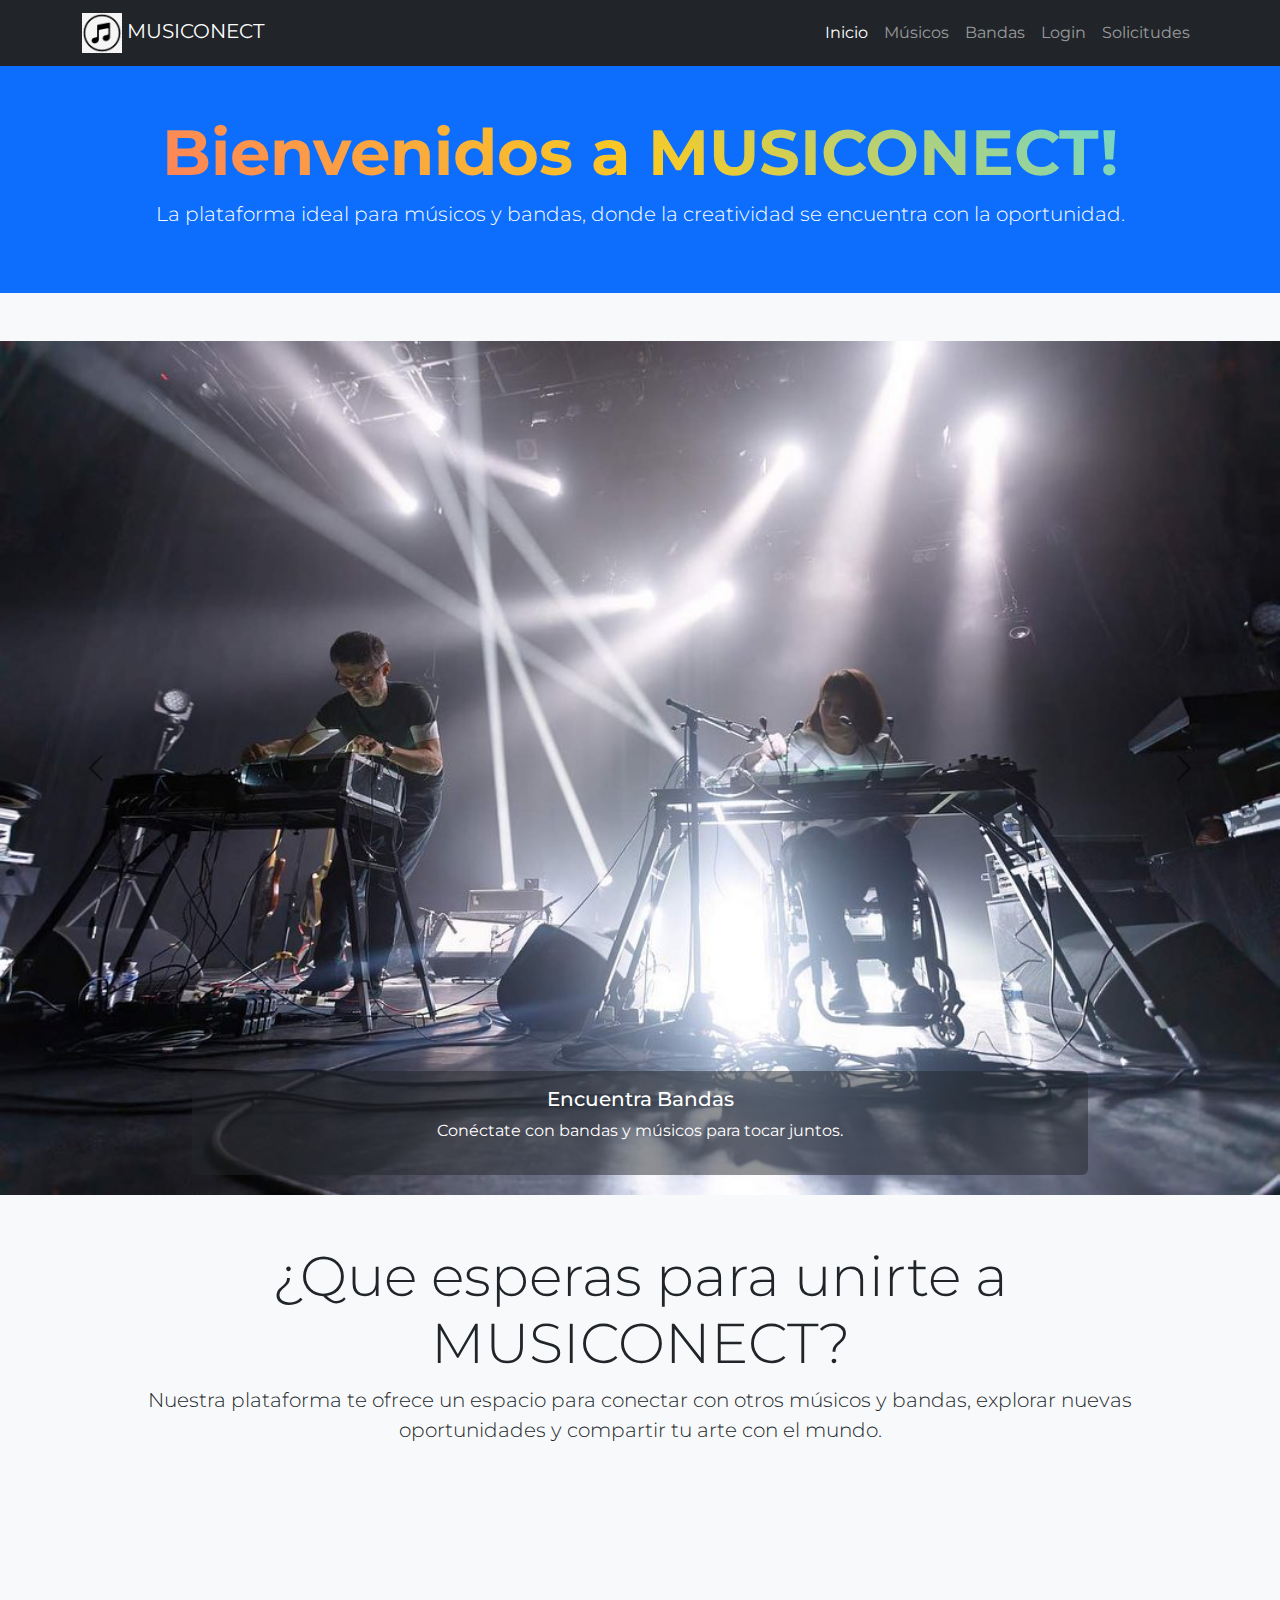
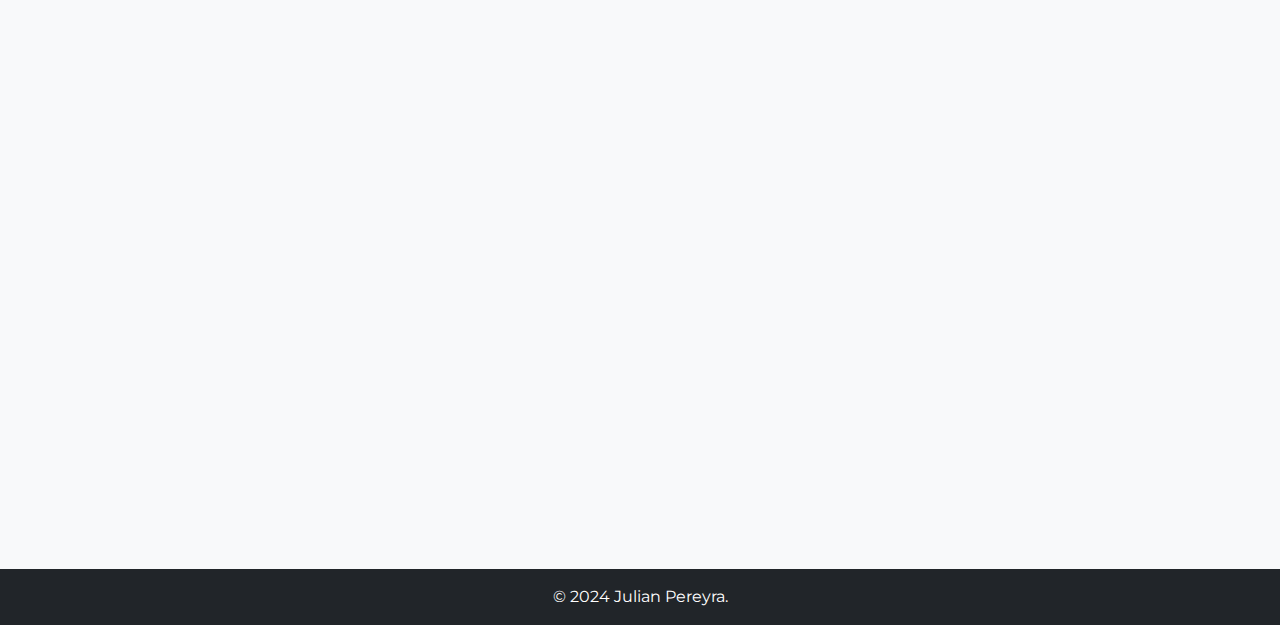
<file: index.html>
<!DOCTYPE html>
<html lang="es">
<head>
    <meta charset="UTF-8">
    <meta name="viewport" content="width=device-width, initial-scale=1.0">
    <title>Inicio</title>
  
    <link href="https://cdn.jsdelivr.net/npm/bootstrap@5.3.0/dist/css/bootstrap.min.css" rel="stylesheet">
    <link href="https://fonts.googleapis.com/css2?family=Montserrat:wght@400;700&display=swap" rel="stylesheet">
    <link href="css/style.css" rel="stylesheet">

    <meta name="descripción=" content="La plataforma ideal para músicos y bandas, encuentra con quien compartir tu musica o sumarte a ella en MUSICON, la web que llego para cambiar tu vida.">
    
    <meta name="keywords" content="MÚSICA, ARTISTAS, CREADOR DE CONTENIDO, BANDAS, INSTRUMENTOS MUSICALES, DISCOS, DISTRIBUCION DE MUSICA.">

</head>

<body>
    <nav class="navbar navbar-expand-lg navbar-dark bg-dark">
        <div class="container">
            <a class="navbar-brand" href="#">
                <img src="multimedia/logo1.png" alt="MUSICONECT Logo" style="height: 40px; background-color: transparent;">
                MUSICONECT
            </a>
            <button class="navbar-toggler" type="button" data-bs-toggle="collapse" data-bs-target="#navbarNav" aria-controls="navbarNav" aria-expanded="false" aria-label="Toggle navigation">
                <span class="navbar-toggler-icon"></span>
            </button>
            <div class="collapse navbar-collapse" id="navbarNav">
                <ul class="navbar-nav ms-auto">
                    <li class="nav-item">
                        <a class="nav-link active" href="index.html">Inicio</a>
                    </li>
                    <li class="nav-item">
                        <a class="nav-link" href="html/musicos.html">Músicos</a>
                    </li>
                    <li class="nav-item">
                        <a class="nav-link" href="html/bandas.html">Bandas</a>
                    </li>
                    <li class="nav-item">
                        <a class="nav-link" href="html/login.html">Login</a>
                    </li>
                    <li class="nav-item">
                        <a class="nav-link" href="html/solicitudes.html">Solicitudes</a>
                    </li>
                </ul>
            </div>
        </div>
    </nav>

    <header class="bg-primary text-white text-center py-5">
        <h1 class="display-3 fw-bold gradiente-texto fade-in">Bienvenidos a MUSICONECT!</h1>
        <p class="lead">La plataforma ideal para músicos y bandas, donde la creatividad se encuentra con la oportunidad.</p>
    </header>

    <div id="carruselInformativo" class="carousel slide my-5" data-bs-ride="carousel">
        <div class="carousel-inner">
            <div class="carousel-item active">
                <img src="multimedia/concierto1.jpg" class="d-block w-100" alt="Descubre Bandas">
                <div class="carousel-caption d-none d-md-block bg-dark bg-opacity-50 p-3 rounded">
                    <h5>Encuentra Bandas</h5>
                    <p>Conéctate con bandas y músicos para tocar juntos.</p>
                </div>
            </div>
            <div class="carousel-item">
                <img src="multimedia/concierto2.jpg" class="d-block w-100" alt="Muestra Tu Música">
                <div class="carousel-caption d-none d-md-block bg-dark bg-opacity-50 p-3 rounded">
                    <h5>Muestra Tu Música</h5>
                    <p>Publica tu música y hazte conocer en nuestra plataforma.</p>
                </div>
            </div>
            <div class="carousel-item">
                <img src="multimedia/concierto3.jpg" class="d-block w-100" alt="Próximos Eventos">
                <div class="carousel-caption d-none d-md-block bg-dark bg-opacity-50 p-3 rounded">
                    <h5>Próximos Eventos</h5>
                    <p>Consulta las fechas de los próximos eventos y compra entradas.</p>
                </div>
            </div>
        </div>
        <button class="carousel-control-prev" type="button" data-bs-target="#carruselInformativo" data-bs-slide="prev">
            <span class="carousel-control-prev-icon" aria-hidden="true"></span>
            <span class="visually-hidden">Anterior</span>
        </button>
        <button class="carousel-control-next" type="button" data-bs-target="#carruselInformativo" data-bs-slide="next">
            <span class="carousel-control-next-icon" aria-hidden="true"></span>
            <span class="visually-hidden">Siguiente</span>
        </button>
    </div>

    <div class="container my-5">
        <section class="text-center mb-5">
            <h2 class="display-4">¿Que esperas para unirte a MUSICONECT?</h2>
            <p class="lead">Nuestra plataforma te ofrece un espacio para conectar con otros músicos y bandas, explorar nuevas oportunidades y compartir tu arte con el mundo.</p>
        </section>
        
        <div class="ratio ratio-16x9">
            <iframe src="https://www.youtube.com/embed/ZEL4kd3-wLA?si=4kJoHD3OuW-ReyeH" title="Video de YouTube" frameborder="0" allow="accelerometer; autoplay; clipboard-write; encrypted-media; gyroscope; picture-in-picture; web-share" allowfullscreen></iframe>
        </div>
    </div>

    <footer class="bg-dark text-white text-center p-3">
        &copy; 2024 Julian Pereyra. 
    </footer>

    <script src="https://cdn.jsdelivr.net/npm/bootstrap@5.3.0/dist/js/bootstrap.bundle.min.js"></script>
</body>
</html>
</file>
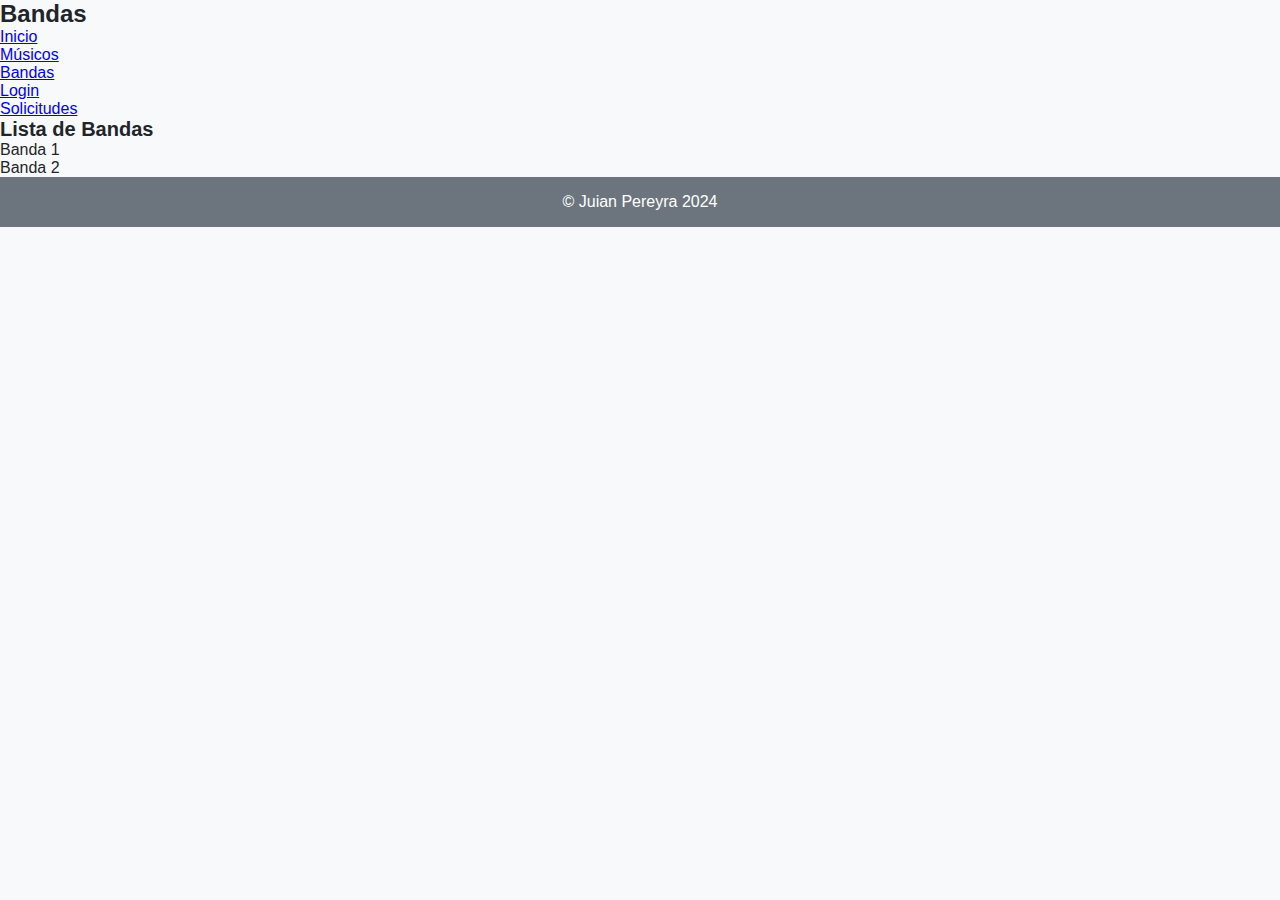
<file: bandas.html>
<!DOCTYPE html>
<html lang="es">
<head>
    <meta charset="UTF-8">
    <meta name="viewport" content="width=device-width, initial-scale=1.0">
    <title>Bandas</title>
    <link href="css/style.css" rel="stylesheet">
</head>
<body>
    <header class="header">
        <h1>Bandas</h1>
    </header>
    <nav class="nav">
        <ul>
            <li><a href="index.html">Inicio</a></li>
            <li><a href="musicos.html">Músicos</a></li>
            <li><a href="bandas.html">Bandas</a></li>
            <li><a href="login.html">Login</a></li>
            <li><a href="solicitudes.html">Solicitudes</a></li>
        </ul>
    </nav>
    <main class="container-custom">
        <h2 class="section-title">Lista de Bandas</h2>
        <ul class="list-custom">
            <li>Banda 1</li>
            <li>Banda 2</li>
        </ul>
    </main>
    <footer class="footer">
        &copy; Juian Pereyra 2024
    </footer>
</body>
</html>
</file>
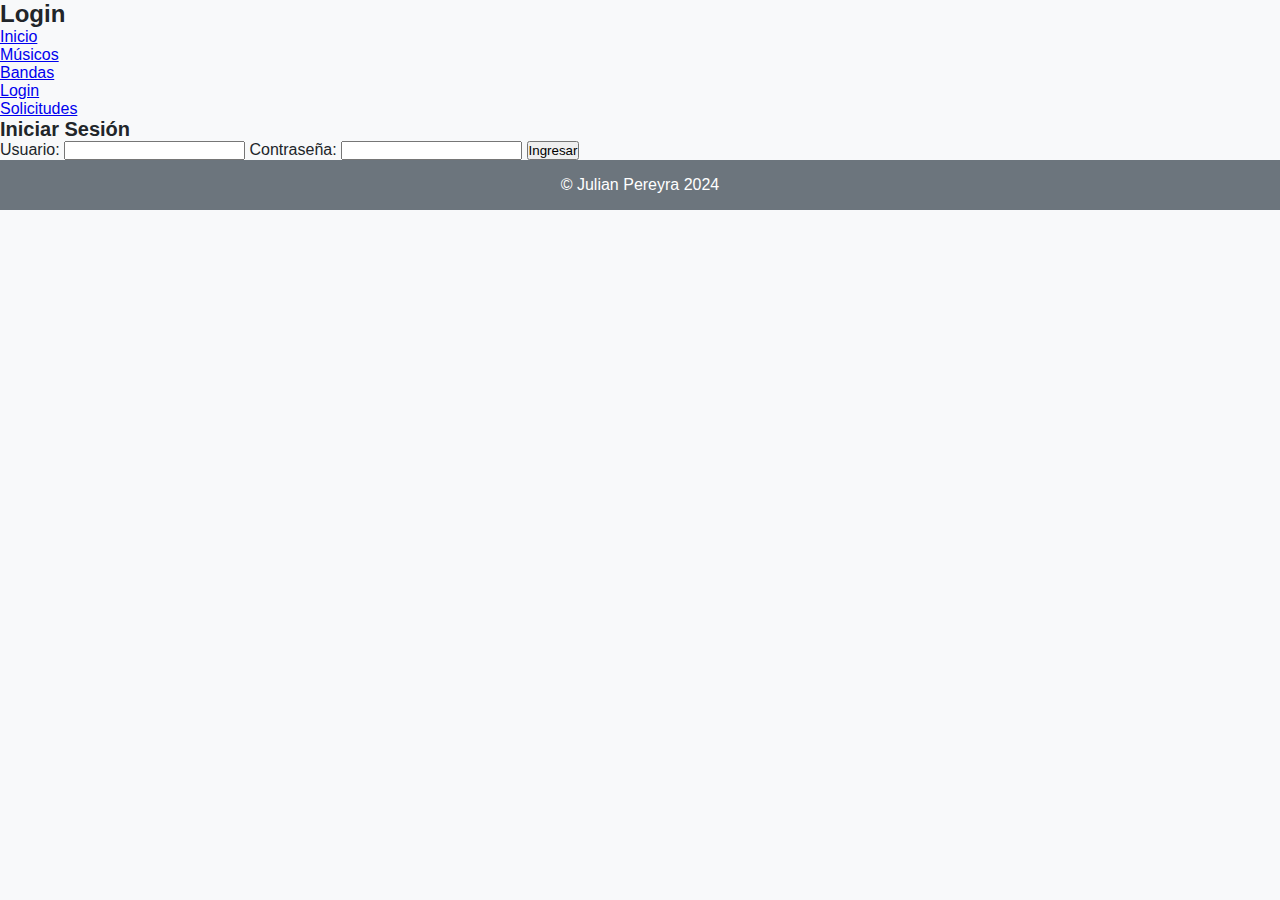
<file: login.html>
<!DOCTYPE html>
<html lang="es">
<head>
    <meta charset="UTF-8">
    <meta name="viewport" content="width=device-width, initial-scale=1.0">
    <title>Login</title>
    <link href="css/style.css" rel="stylesheet">
</head>
<body>
    <header>
        <h1>Login</h1>
    </header>
    <nav>
        <ul>
            <li><a href="index.html">Inicio</a></li>
            <li><a href="musicos.html">Músicos</a></li>
            <li><a href="bandas.html">Bandas</a></li>
            <li><a href="login.html">Login</a></li>
            <li><a href="solicitudes.html">Solicitudes</a></li>
        </ul>
    </nav>
    <main>
        <h2>Iniciar Sesión</h2>
        <form action="login" method="POST">
            <label for="username">Usuario:</label>
            <input type="text" id="username" name="username">
            <label for="password">Contraseña:</label>
            <input type="password" id="password" name="password">
            <button type="submit">Ingresar</button>
        </form>
    </main>
    <footer>
        <p>&copy; Julian Pereyra 2024</p>
    </footer>
</body>
</html>
</file>
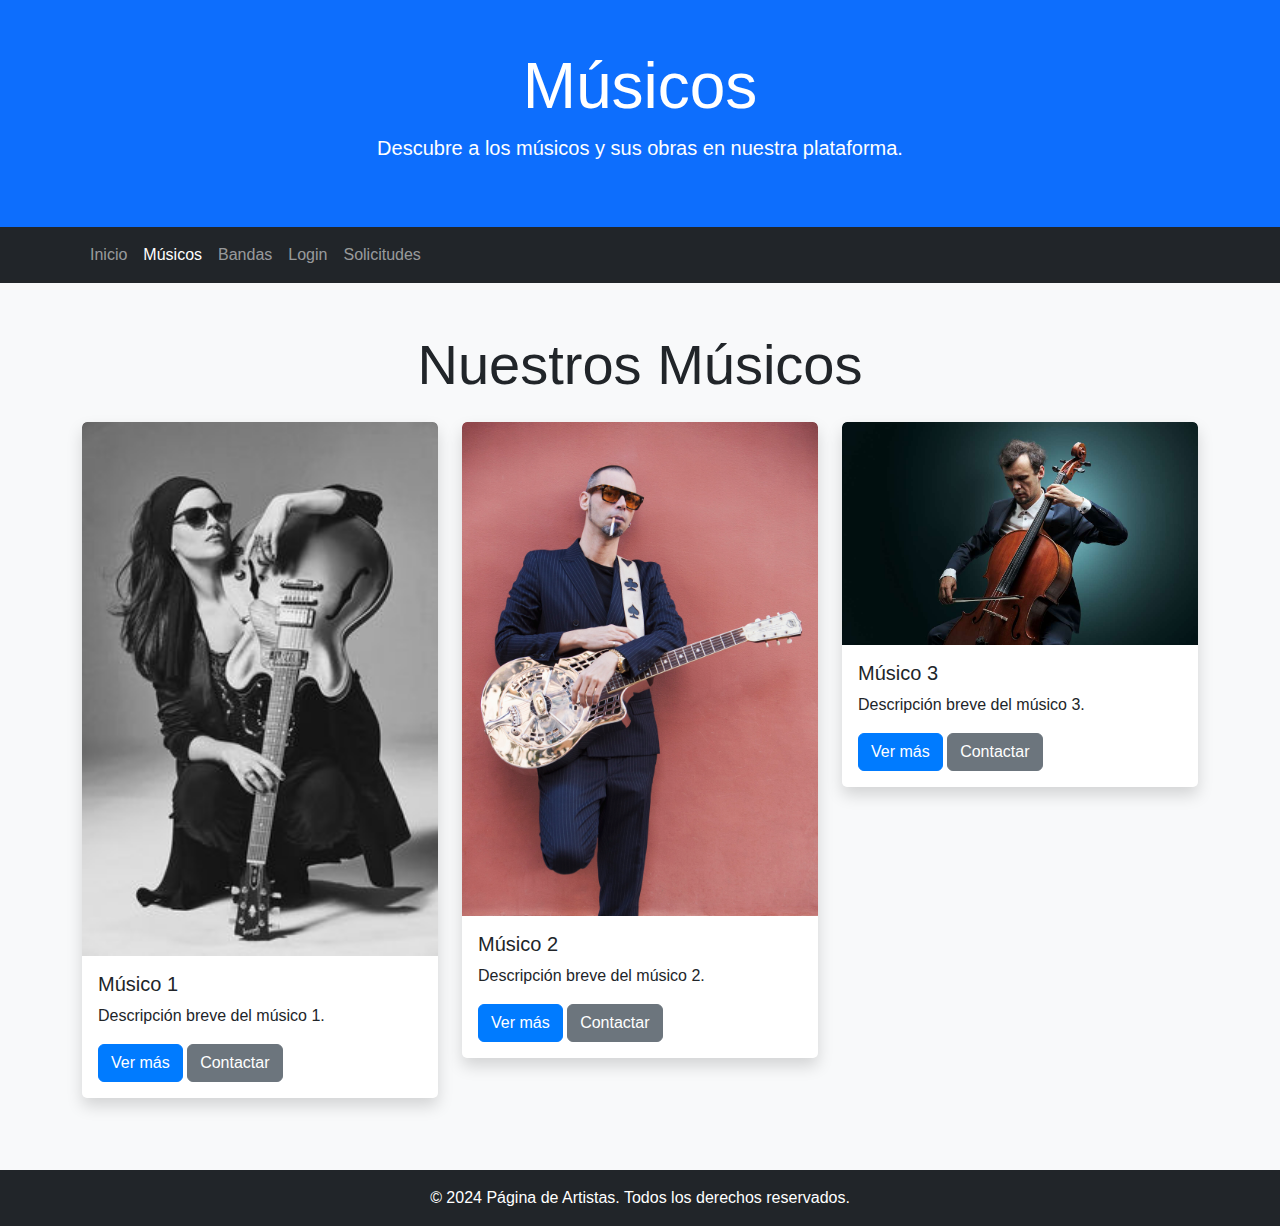
<file: musicos.html>
<!DOCTYPE html>
<html lang="es">
<head>
    <meta charset="UTF-8">
    <meta name="viewport" content="width=device-width, initial-scale=1.0">
    <title>Músicos</title>
    <link href="https://cdn.jsdelivr.net/npm/bootstrap@5.3.0/dist/css/bootstrap.min.css" rel="stylesheet">
    <link href="css/style.css" rel="stylesheet">
</head>
<body>
    <header class="bg-primary text-white p-5 text-center">
        <h1 class="display-3">Músicos</h1>
        <p class="lead">Descubre a los músicos y sus obras en nuestra plataforma.</p>
    </header>
    <nav class="navbar navbar-expand-lg navbar-dark bg-dark">
        <div class="container">
            <button class="navbar-toggler" type="button" data-bs-toggle="collapse" data-bs-target="#navbarNav" aria-controls="navbarNav" aria-expanded="false" aria-label="Toggle navigation">
                <span class="navbar-toggler-icon"></span>
            </button>
            <div class="collapse navbar-collapse" id="navbarNav">
                <ul class="navbar-nav">
                    <li class="nav-item">
                        <a class="nav-link" href="index.html">Inicio</a>
                    </li>
                    <li class="nav-item">
                        <a class="nav-link active" href="musicos.html">Músicos</a>
                    </li>
                    <li class="nav-item">
                        <a class="nav-link" href="bandas.html">Bandas</a>
                    </li>
                    <li class="nav-item">
                        <a class="nav-link" href="login.html">Login</a>
                    </li>
                    <li class="nav-item">
                        <a class="nav-link" href="solicitudes.html">Solicitudes</a>
                    </li>
                </ul>
            </div>
        </div>
    </nav>
    <div class="container my-5">
        <h2 class="text-center display-4 mb-4">Nuestros Músicos</h2>
        <div class="row">
            <div class="col-md-4 mb-4">
                <div class="card border-0 shadow">
                    <img src="multimedia/imagen1.jpg" class="card-img-top" alt="Músico 1">
                    <div class="card-body">
                        <h5 class="card-title">Músico 1</h5>
                        <p class="card-text">Descripción breve del músico 1.</p>
                        <a href="#" class="btn btn-primary">Ver más</a>
                        <a href="#" class="btn btn-secondary">Contactar</a>
                    </div>
                </div>
            </div>
            <div class="col-md-4 mb-4">
                <div class="card border-0 shadow">
                    <img src="multimedia/imagen2.jpg" class="card-img-top" alt="Músico 2">
                    <div class="card-body">
                        <h5 class="card-title">Músico 2</h5>
                        <p class="card-text">Descripción breve del músico 2.</p>
                        <a href="#" class="btn btn-primary">Ver más</a>
                        <a href="#" class="btn btn-secondary">Contactar</a>
                    </div>
                </div>
            </div>
            <div class="col-md-4 mb-4">
                <div class="card border-0 shadow">
                    <img src="multimedia/imagen3.jpg" class="card-img-top" alt="Músico 3">
                    <div class="card-body">
                        <h5 class="card-title">Músico 3</h5>
                        <p class="card-text">Descripción breve del músico 3.</p>
                        <a href="#" class="btn btn-primary">Ver más</a>
                        <a href="#" class="btn btn-secondary">Contactar</a>
                    </div>
                </div>
            </div>
        </div>
    </div>
    
    <footer class="bg-dark text-white text-center p-3">
        &copy; 2024 Página de Artistas. Todos los derechos reservados.
    </footer>
    <script src="https://cdn.jsdelivr.net/npm/bootstrap@5.3.0/dist/js/bootstrap.bundle.min.js"></script>
</body>
</html>
</file>
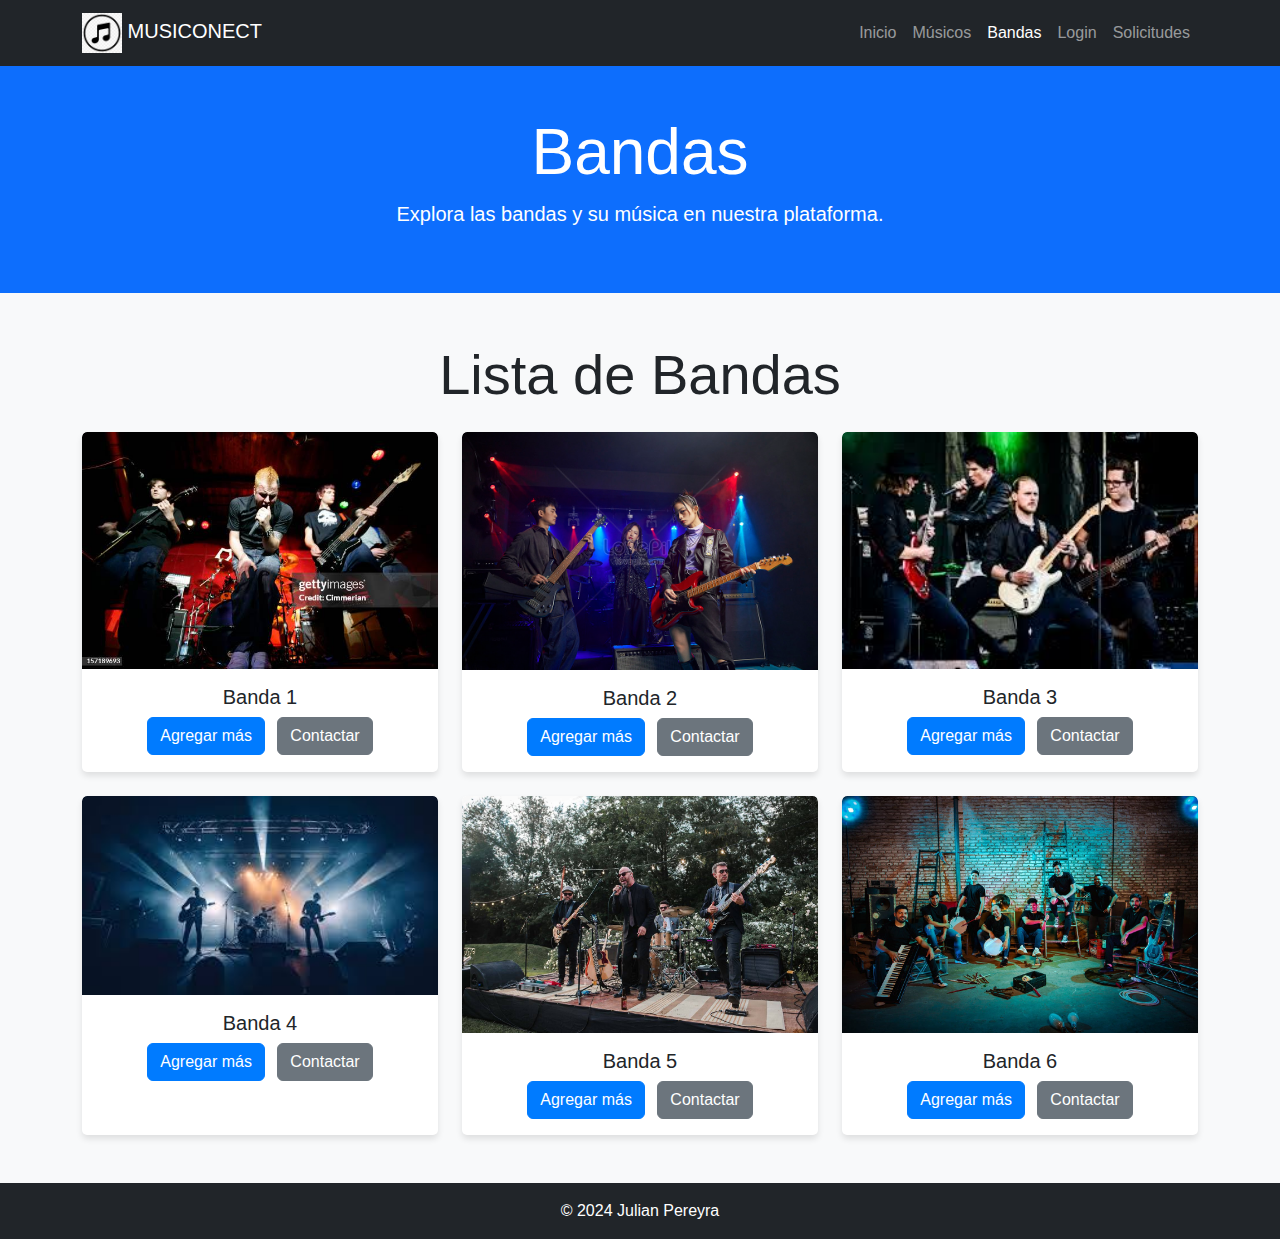
<file: html/bandas.html>
<!DOCTYPE html>
<html lang="es">

<head>

    <meta charset="UTF-8">
    <meta name="viewport" content="width=device-width, initial-scale=1.0">
    <title>Bandas</title>
    <link href="https://cdn.jsdelivr.net/npm/bootstrap@5.3.0/dist/css/bootstrap.min.css" rel="stylesheet">
    <link href="/css/style.css" rel="stylesheet">
    
    <meta name="descripción=" content="La plataforma ideal para músicos y bandas, encuentra con quien compartir tu musica o sumarte a ella en MUSICON, la web que llego para cambiar tu vida.">
    
    <meta name="keywords" content="MÚSICA, ARTISTAS, CREADOR DE CONTENIDO, BANDAS, INSTRUMENTOS MUSICALES, DISCOS, DISTRIBUCION DE MUSICA.">

</head>

<body>

    <nav class="navbar navbar-expand-lg navbar-dark bg-dark">
        <div class="container">
            <a class="navbar-brand" href="#">
                <img src="../multimedia/logo1.png" alt="MUSICONECT Logo" style="height: 40px; background-color: transparent;">
                MUSICONECT
            </a>
            <button class="navbar-toggler" type="button" data-bs-toggle="collapse" data-bs-target="#navbarNav" aria-controls="navbarNav" aria-expanded="false" aria-label="Toggle navigation">
                <span class="navbar-toggler-icon"></span>
            </button>
            <div class="collapse navbar-collapse" id="navbarNav">
                <ul class="navbar-nav ms-auto">
                    <li class="nav-item">
                        <a class="nav-link" href="../index.html">Inicio</a>
                    </li>
                    <li class="nav-item">
                        <a class="nav-link" href="musicos.html">Músicos</a>
                    </li>
                    <li class="nav-item">
                        <a class="nav-link active" href="bandas.html">Bandas</a>
                    </li>
                    <li class="nav-item">
                        <a class="nav-link" href="login.html">Login</a>
                    </li>
                    <li class="nav-item">
                        <a class="nav-link" href="solicitudes.html">Solicitudes</a>
                    </li>
                </ul>
            </div>
        </div>
    </nav>

    <header class="bg-primary text-white p-5 text-center">
        <h1 class="display-3">Bandas</h1>
        <p class="lead">Explora las bandas y su música en nuestra plataforma.</p>
    </header>

    <div class="container my-5">
        <h2 class="text-center display-4 mb-4">Lista de Bandas</h2>
        <div class="row row-cols-1 row-cols-md-3 g-4">
            
            <div class="col">
                <div class="card h-100">
                    <img src="../multimedia/banda1.jpg" class="card-img-top" alt="Banda 1">
                    <div class="card-body text-center">
                        <h5 class="card-title">Banda 1</h5>
                        <a href="#" class="btn btn-primary me-2">Agregar más</a>
                        <a href="#" class="btn btn-secondary">Contactar</a>
                    </div>
                </div>
            </div>

            
            <div class="col">
                <div class="card h-100">
                    <img src="../multimedia/banda2.jpg" class="card-img-top" alt="Banda 2">
                    <div class="card-body text-center">
                        <h5 class="card-title">Banda 2</h5>
                        <a href="#" class="btn btn-primary me-2">Agregar más</a>
                        <a href="#" class="btn btn-secondary">Contactar</a>
                    </div>
                </div>
            </div>

            
            <div class="col">
                <div class="card h-100">
                    <img src="../multimedia/banda3.jfif" class="card-img-top" alt="Banda 3">
                    <div class="card-body text-center">
                        <h5 class="card-title">Banda 3</h5>
                        <a href="#" class="btn btn-primary me-2">Agregar más</a>
                        <a href="#" class="btn btn-secondary">Contactar</a>
                    </div>
                </div>
            </div>

            
            <div class="col">
                <div class="card h-100">
                    <img src="../multimedia/banda4.jfif" class="card-img-top" alt="Banda 4">
                    <div class="card-body text-center">
                        <h5 class="card-title">Banda 4</h5>
                        <a href="#" class="btn btn-primary me-2">Agregar más</a>
                        <a href="#" class="btn btn-secondary">Contactar</a>
                    </div>
                </div>
            </div>

            
            <div class="col">
                <div class="card h-100">
                    <img src="../multimedia/banda5.jpeg" class="card-img-top" alt="Banda 5">
                    <div class="card-body text-center">
                        <h5 class="card-title">Banda 5</h5>
                        <a href="#" class="btn btn-primary me-2">Agregar más</a>
                        <a href="#" class="btn btn-secondary">Contactar</a>
                    </div>
                </div>
            </div>

            
            <div class="col">
                <div class="card h-100">
                    <img src="../multimedia/banda6.jpg" class="card-img-top" alt="Banda 6">
                    <div class="card-body text-center">
                        <h5 class="card-title">Banda 6</h5>
                        <a href="#" class="btn btn-primary me-2">Agregar más</a>
                        <a href="#" class="btn btn-secondary">Contactar</a>
                    </div>
                </div>
            </div>
        </div>
    </div>

    <footer class="bg-dark text-white text-center py-3">
        <p class="mb-0">&copy; 2024 Julian Pereyra</p>
    </footer>

    <script src="https://cdn.jsdelivr.net/npm/bootstrap@5.3.0/dist/js/bootstrap.bundle.min.js"></script>
</body>

</html>
</file>
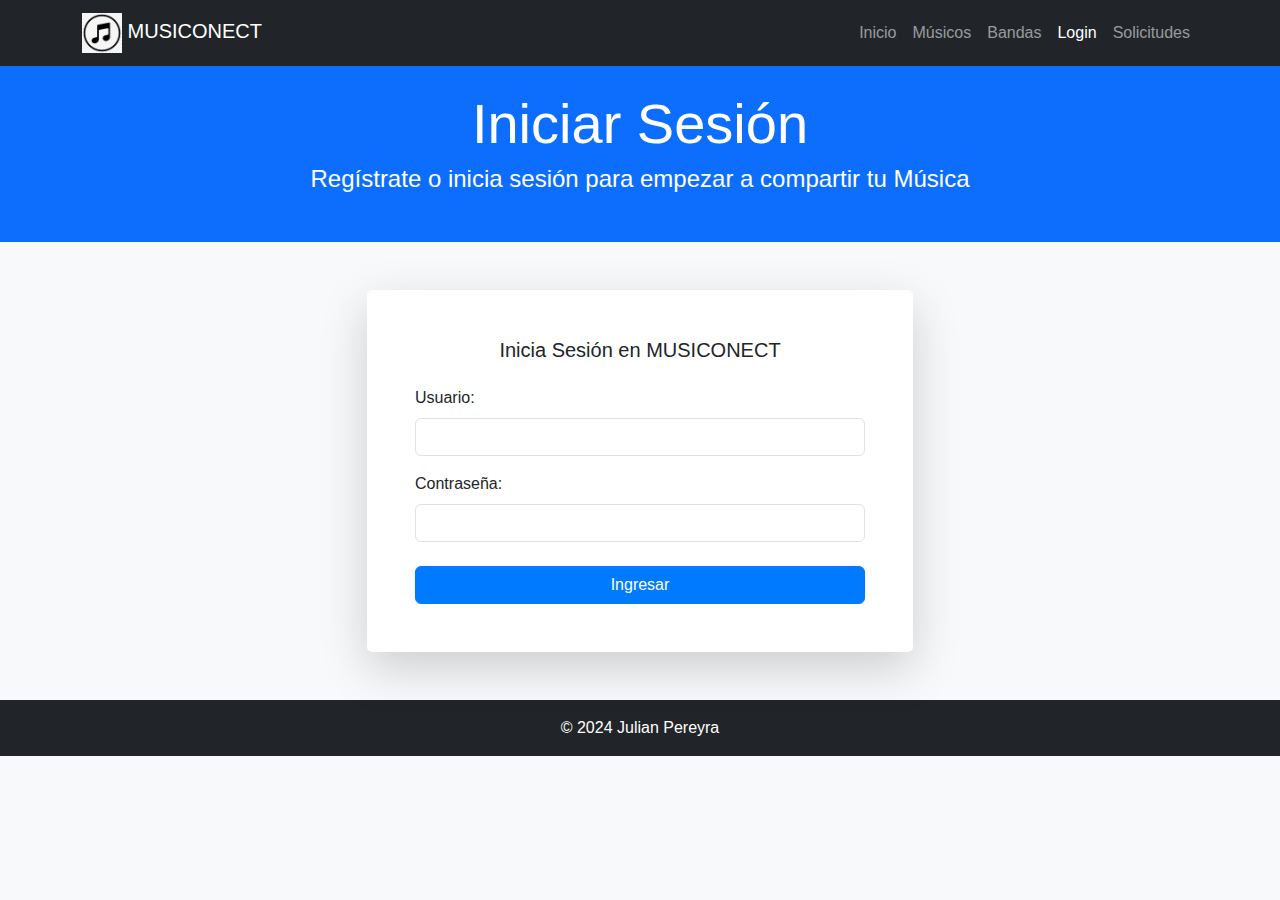
<file: html/login.html>
<!DOCTYPE html>
<html lang="es">

<head>
    <meta charset="UTF-8">
    <meta name="viewport" content="width=device-width, initial-scale=1.0">
    <title>Login</title>
    <link href="https://cdn.jsdelivr.net/npm/bootstrap@5.3.0/dist/css/bootstrap.min.css" rel="stylesheet">
    <link href="/css/style.css" rel="stylesheet">

    <meta name="descripción=" content="La plataforma ideal para músicos y bandas, encuentra con quien compartir tu musica o sumarte a ella en MUSICON, la web que llego para cambiar tu vida.">
    <meta name="keywords" content="MÚSICA, ARTISTAS, CREADOR DE CONTENIDO, BANDAS, INSTRUMENTOS MUSICALES, DISCOS, DISTRIBUCION DE MUSICA.">


</head>

<body>

    <nav class="navbar navbar-expand-lg navbar-dark bg-dark">
        <div class="container">
            <a class="navbar-brand" href="#">
                <img src="/multimedia/logo1.png" alt="MUSICONECT Logo" style="height: 40px; background-color: transparent;">
                MUSICONECT
            </a>
            <button class="navbar-toggler" type="button" data-bs-toggle="collapse" data-bs-target="#navbarNav" aria-controls="navbarNav" aria-expanded="false" aria-label="Toggle navigation">
                <span class="navbar-toggler-icon"></span>
            </button>
            <div class="collapse navbar-collapse" id="navbarNav">
                <ul class="navbar-nav ms-auto">
                    <li class="nav-item">
                        <a class="nav-link" href="../index.html">Inicio</a>
                    </li>
                    <li class="nav-item">
                        <a class="nav-link" href="musicos.html">Músicos</a>
                    </li>
                    <li class="nav-item">
                        <a class="nav-link" href="bandas.html">Bandas</a>
                    </li>
                    <li class="nav-item">
                        <a class="nav-link active" href="login.html">Login</a>
                    </li>
                    <li class="nav-item">
                        <a class="nav-link" href="solicitudes.html">Solicitudes</a>
                    </li>
                </ul>
            </div>
        </div>
    </nav>

    <header class="bg-primary text-white text-center py-4">
        <h1 class="display-4">Iniciar Sesión</h1>
        <h4 class="text-center mb-4">Regístrate o inicia sesión para empezar a compartir tu Música</h4>
    </header>

    <main class="container mt-5">
        <div class="row justify-content-center">
            <div class="col-md-6">
                <div class="card shadow-lg border-0">
                    <div class="card-body p-5">
                        <h2 class="text-center mb-4">Inicia Sesión en MUSICONECT</h2>
                        <form action="login" method="POST">
                            <div class="form-group mb-3">
                                <label for="username" class="form-label">Usuario:</label>
                                <input type="text" id="username" name="username" class="form-control" required>
                            </div>
                            <div class="form-group mb-4">
                                <label for="password" class="form-label">Contraseña:</label>
                                <input type="password" id="password" name="password" class="form-control" required>
                            </div>
                            <button type="submit" class="btn btn-primary w-100">Ingresar</button>
                        </form>
                    </div>
                </div>
            </div>
        </div>
    </main>

    <footer class="bg-dark text-white text-center py-3 mt-5">
        <p class="mb-0">&copy; 2024 Julian Pereyra</p>
    </footer>

    <script src="https://cdn.jsdelivr.net/npm/bootstrap@5.3.0/dist/js/bootstrap.bundle.min.js"></script>
</body>

</html>
</file>
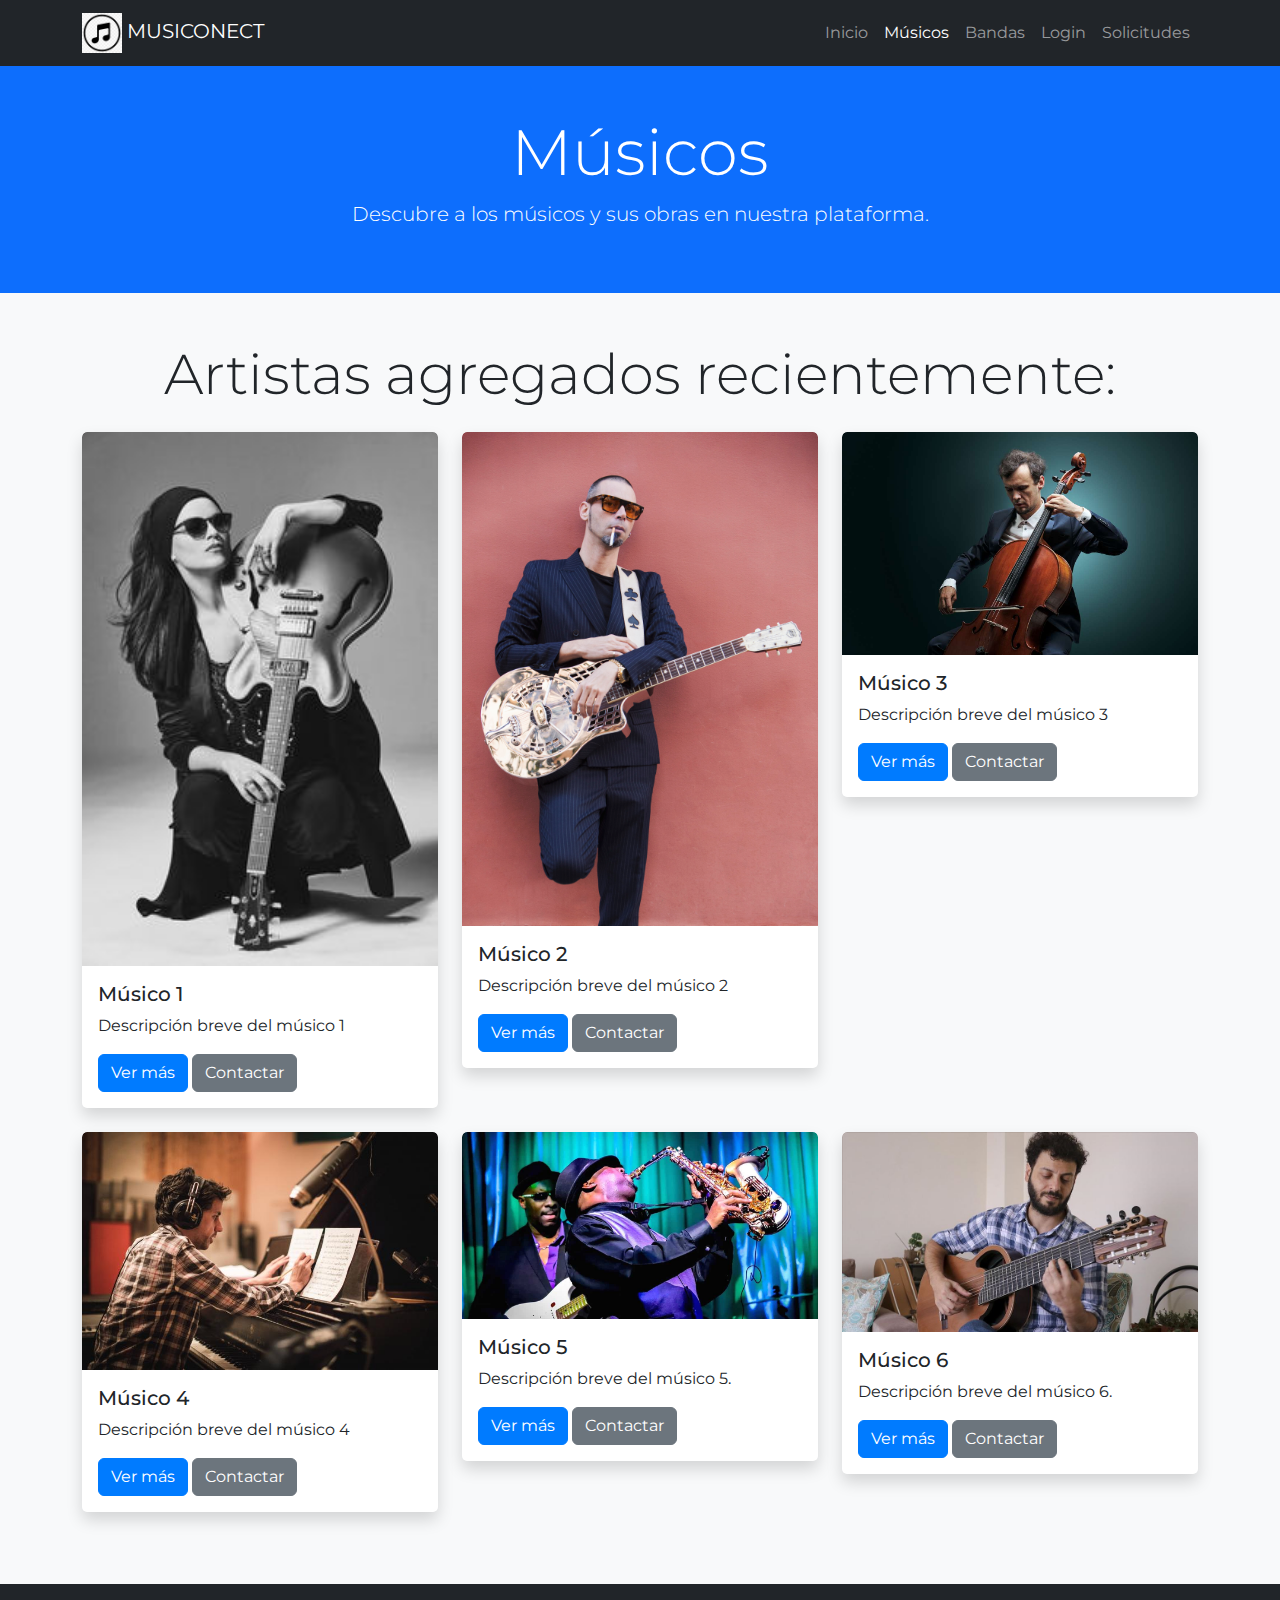
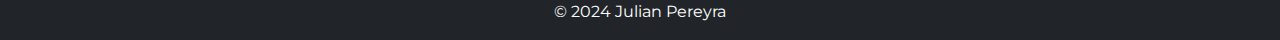
<file: html/musicos.html>
<!DOCTYPE html>
<html lang="es">

<head>
    <meta charset="UTF-8">
    <meta name="viewport" content="width=device-width, initial-scale=1.0">
    <title>Músicos</title>
    <link href="https://cdn.jsdelivr.net/npm/bootstrap@5.3.0/dist/css/bootstrap.min.css" rel="stylesheet">
    <link href="https://fonts.googleapis.com/css2?family=Montserrat:wght@400;700&display=swap" rel="stylesheet">
    <link href="/css/style.css" rel="stylesheet">
    
    <meta name="descripción=" content="La plataforma ideal para músicos y bandas, encuentra con quien compartir tu musica o sumarte a ella en MUSICON, la web que llego para cambiar tu vida."> 
    <meta name="keywords" content="MÚSICA, ARTISTAS, CREADOR DE CONTENIDO, BANDAS, INSTRUMENTOS MUSICALES, DISCOS, DISTRIBUCION DE MUSICA.">

</head>

<body>

    <nav class="navbar navbar-expand-lg navbar-dark bg-dark">
        <div class="container">
            <a class="navbar-brand" href="#">
                <img src="../multimedia/logo1.png" alt="MUSICONECT Logo" style="height: 40px; background-color: transparent;">
                MUSICONECT
            </a>
            <button class="navbar-toggler" type="button" data-bs-toggle="collapse" data-bs-target="#navbarNav" aria-controls="navbarNav" aria-expanded="false" aria-label="Toggle navigation">
                <span class="navbar-toggler-icon"></span>
            </button>
            <div class="collapse navbar-collapse" id="navbarNav">
                <ul class="navbar-nav ms-auto">
                    <li class="nav-item">
                        <a class="nav-link" href="../index.html">Inicio</a>
                    </li>
                    <li class="nav-item">
                        <a class="nav-link active" href="musicos.html">Músicos</a>
                    </li>
                    <li class="nav-item">
                        <a class="nav-link" href="bandas.html">Bandas</a>
                    </li>
                    <li class="nav-item">
                        <a class="nav-link" href="login.html">Login</a>
                    </li>
                    <li class="nav-item">
                        <a class="nav-link" href="solicitudes.html">Solicitudes</a>
                    </li>
                </ul>
            </div>
        </div>
    </nav>

    <header class="bg-primary text-white p-5 text-center">
        <h1 class="display-3 gradiente-text">Músicos</h1>
        <p class="lead">Descubre a los músicos y sus obras en nuestra plataforma.</p>
    </header>

    <div class="container my-5">
        <h2 class="text-center display-4 mb-4">Artistas agregados recientemente:</h2>
        <div class="row">
            <div class="col-md-4 mb-4">
                <div class="card border-0 shadow">
                    <img src="../multimedia/imagen1.jpg" class="card-img-top" alt="Músico 1">
                    <div class="card-body">
                        <h5 class="card-title">Músico 1</h5>
                        <p class="card-text">Descripción breve del músico 1</p>
                        <a href="#" class="btn btn-primary">Ver más</a>
                        <a href="#" class="btn btn-secondary">Contactar</a>
                    </div>
                </div>
            </div>
            <div class="col-md-4 mb-4">
                <div class="card border-0 shadow">
                    <img src="../multimedia/imagen2.jpg" class="card-img-top" alt="Músico 2">
                    <div class="card-body">
                        <h5 class="card-title">Músico 2</h5>
                        <p class="card-text">Descripción breve del músico 2</p>
                        <a href="#" class="btn btn-primary">Ver más</a>
                        <a href="#" class="btn btn-secondary">Contactar</a>
                    </div>
                </div>
            </div>
            <div class="col-md-4 mb-4">
                <div class="card border-0 shadow">
                    <img src="../multimedia/imagen3.jpg" class="card-img-top" alt="Músico 3">
                    <div class="card-body">
                        <h5 class="card-title">Músico 3</h5>
                        <p class="card-text">Descripción breve del músico 3</p>
                        <a href="#" class="btn btn-primary">Ver más</a>
                        <a href="#" class="btn btn-secondary">Contactar</a>
                    </div>
                </div>
            </div>

            <div class="col-md-4 mb-4">
                <div class="card border-0 shadow">
                    <img src="../multimedia/imagen4.jpeg" class="card-img-top" alt="Músico 4">
                    <div class="card-body">
                        <h5 class="card-title">Músico 4</h5>
                        <p class="card-text">Descripción breve del músico 4</p>
                        <a href="#" class="btn btn-primary">Ver más</a>
                        <a href="#" class="btn btn-secondary">Contactar</a>
                    </div>
                </div>
            </div>
            <div class="col-md-4 mb-4">
                <div class="card border-0 shadow">
                    <img src="../multimedia/imagen5.jpg" class="card-img-top" alt="Músico 5">
                    <div class="card-body">
                        <h5 class="card-title">Músico 5</h5>
                        <p class="card-text">Descripción breve del músico 5.</p>
                        <a href="#" class="btn btn-primary">Ver más</a>
                        <a href="#" class="btn btn-secondary">Contactar</a>
                    </div>
                </div>
            </div>
            <div class="col-md-4 mb-4">
                <div class="card border-0 shadow">
                    <img src="../multimedia/imagen6.jpg" class="card-img-top" alt="Músico 6">
                    <div class="card-body">
                        <h5 class="card-title">Músico 6</h5>
                        <p class="card-text">Descripción breve del músico 6.</p>
                        <a href="#" class="btn btn-primary">Ver más</a>
                        <a href="#" class="btn btn-secondary">Contactar</a>
                    </div>
                </div>
            </div>
        </div>
    </div>

    <footer class="bg-dark text-white text-center p-3">
        &copy; 2024 Julian Pereyra
    </footer>

    <script src="https://cdn.jsdelivr.net/npm/bootstrap@5.3.0/dist/js/bootstrap.bundle.min.js"></script>
</body>

</html>
</file>
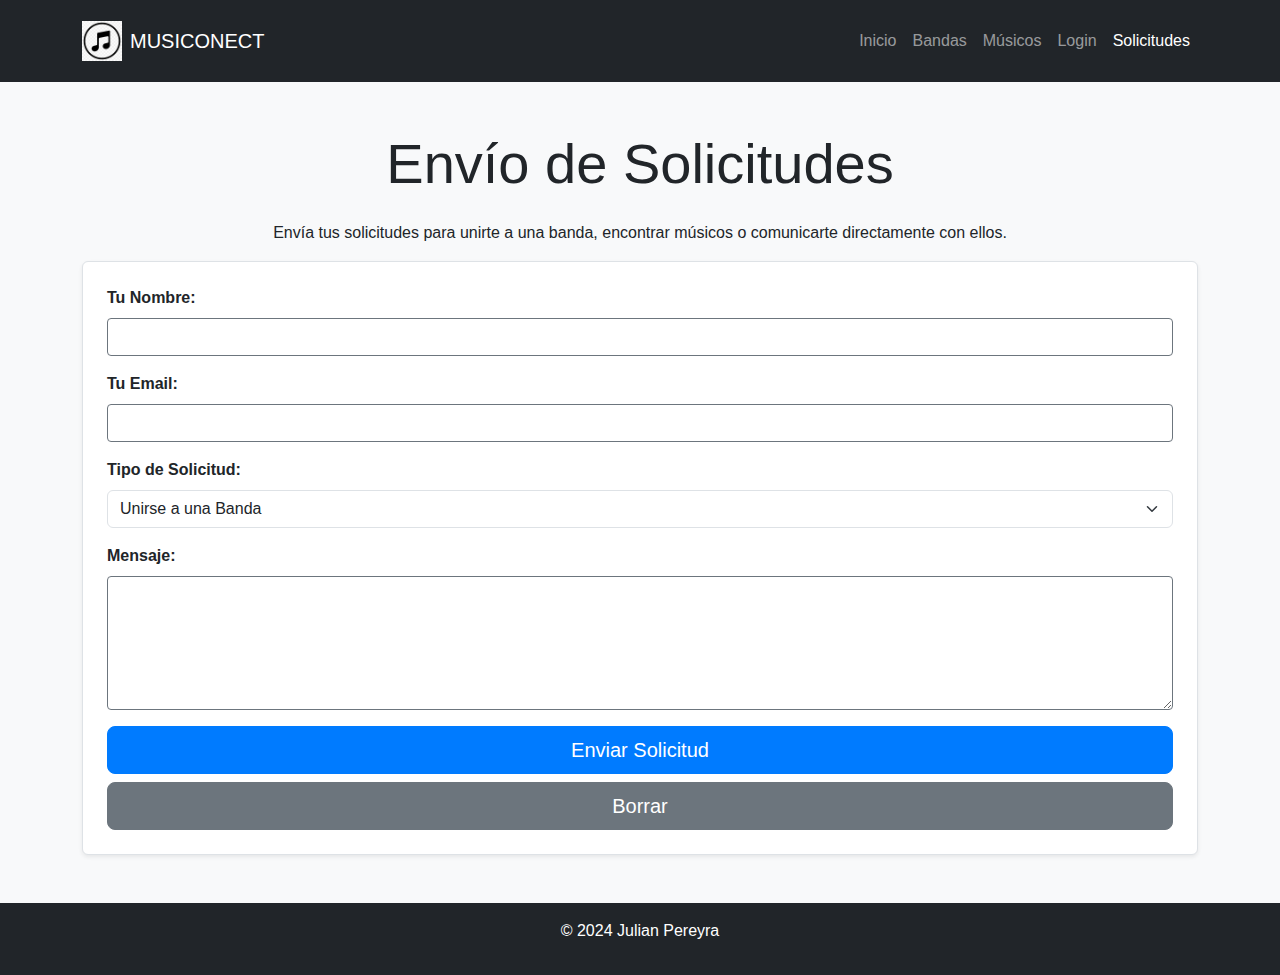
<file: html/solicitudes.html>
<!DOCTYPE html>
<html lang="es">
<head>
    <meta charset="UTF-8">
    <meta name="viewport" content="width=device-width, initial-scale=1.0">
    <title>Solicitudes - MUSICONECT</title>
    <link href="https://cdn.jsdelivr.net/npm/bootstrap@5.3.0/dist/css/bootstrap.min.css" rel="stylesheet">
    <link rel="stylesheet" href="https://cdnjs.cloudflare.com/ajax/libs/font-awesome/6.0.0-beta3/css/all.min.css">
    <link rel="stylesheet" href="/css/style.css">
</head>
<body>
    <nav class="navbar navbar-expand-lg navbar-dark bg-dark py-3">
        <div class="container">
            <a class="navbar-brand d-flex align-items-center" href="/index.html">
                <img src="/multimedia/logo1.png" alt="Logo" style="height: 40px;" class="me-2">
                <span>MUSICONECT</span>
            </a>
            <button class="navbar-toggler" type="button" data-bs-toggle="collapse" data-bs-target="#navbarNav" aria-controls="navbarNav" aria-expanded="false" aria-label="Toggle navigation">
                <span class="navbar-toggler-icon"></span>
            </button>
            <div class="collapse navbar-collapse" id="navbarNav">
                <ul class="navbar-nav ms-auto">
                    <li class="nav-item">
                        <a class="nav-link" href="../index.html">Inicio</a>
                    </li>
                    <li class="nav-item">
                        <a class="nav-link" href="bandas.html">Bandas</a>
                    </li>
                    <li class="nav-item">
                        <a class="nav-link" href="musicos.html">Músicos</a>
                    </li>
                    <li class="nav-item">
                        <a class="nav-link" href="login.html">Login</a>
                    </li>
                    <li class="nav-item">
                        <a class="nav-link active" href="solicitudes.html">Solicitudes</a>
                    </li>
                </ul>
            </div>
        </div>
    </nav>

    <main class="container my-5">
        <h2 class="text-center display-4 mb-4">Envío de Solicitudes</h2>
        <p class="text-center">Envía tus solicitudes para unirte a una banda, encontrar músicos o comunicarte directamente con ellos.</p>
        
        <form class="formulario border p-4 shadow-sm rounded" action="enviar_solicitud.php" method="POST">
            <div class="mb-3">
                <label for="nombre-solicitud" class="form-label">Tu Nombre:</label>
                <input type="text" id="nombre-solicitud" name="nombre-solicitud" class="form-control" required>
            </div>
            <div class="mb-3">
                <label for="email-solicitud" class="form-label">Tu Email:</label>
                <input type="email" id="email-solicitud" name="email-solicitud" class="form-control" required>
            </div>
            <div class="mb-3">
                <label for="tipo-solicitud" class="form-label">Tipo de Solicitud:</label>
                <select id="tipo-solicitud" name="tipo-solicitud" class="form-select" required>
                    <option value="unirse">Unirse a una Banda</option>
                    <option value="buscar">Buscar Músico</option>
                    <option value="otro">Otro</option>
                </select>
            </div>
            <div class="mb-3">
                <label for="mensaje-solicitud" class="form-label">Mensaje:</label>
                <textarea id="mensaje-solicitud" name="mensaje-solicitud" class="form-control" rows="5" required></textarea>
            </div>
            <div class="d-grid gap-2">
                <button type="submit" class="btn btn-primary btn-lg">Enviar Solicitud</button>
                <button type="reset" class="btn btn-secondary btn-lg">Borrar</button>
            </div>
        </form>
    </main>

    <footer class="bg-dark text-white text-center p-3 mt-4">
        <p>&copy; 2024 Julian Pereyra</p>
    </footer>

    <script src="https://cdn.jsdelivr.net/npm/bootstrap@5.3.0/dist/js/bootstrap.bundle.min.js"></script>
</body>
</html>
</file>
<file: css/style.css>
* {
  margin: 0;
  padding: 0;
  box-sizing: border-box;
}

body {
  font-family: "Montserrat", sans-serif;
  font-size: 1rem;
  color: #212529;
  background-color: #f8f9fa;
}

h1, h2, h3, h4, h5, h6 {
  font-family: "Montserrat", sans-serif;
}

h1 {
  font-size: 1.5rem;
}

h2 {
  font-size: 1.25rem;
}

.navbar {
  background-color: #343a40;
}
.navbar .navbar-brand .navbar-logo {
  height: 40px;
}

.btn.btn-primary {
  background-color: #007bff;
  border-color: #007bff;
  transition: background-color 0.3s, border-color 0.3s;
}
.btn.btn-primary:hover {
  background-color: #0062cc;
  border-color: #0062cc;
}
.btn.btn-secondary {
  background-color: #6c757d;
  border-color: #6c757d;
  transition: background-color 0.3s, border-color 0.3s;
}
.btn.btn-secondary:hover {
  background-color: #545b62;
  border-color: #545b62;
}

.formulario {
  border-radius: 5px;
  background-color: #fff;
  box-shadow: 0 4px 6px rgba(0, 0, 0, 0.1);
  padding: 1rem;
}
.formulario .form-control {
  border-radius: 4px;
  border-color: #6c757d;
}
.formulario .form-label {
  font-weight: bold;
}

.card {
  border: 0;
  box-shadow: 0 4px 6px rgba(0, 0, 0, 0.1);
  border-radius: 5px;
  overflow: hidden;
}
.card .card-body {
  padding: 1rem;
}
.card .card-title {
  font-size: 1.25rem;
}
.card .card-text {
  font-size: 1rem;
}

header.hero {
  background-color: #007bff;
  color: #fff;
  padding: 2rem 0;
  text-align: center;
}
header.hero h1 {
  font-size: 3rem;
}
header.hero p {
  font-size: 1.25rem;
}

footer {
  background-color: #6c757d;
  color: #fff;
  padding: 1rem 0;
  text-align: center;
}

.container {
  max-width: 1140px;
  margin: 0 auto;
}

.carousel .carousel-inner .carousel-item img {
  width: 100%;
  height: auto;
}
.carousel .carousel-control-prev,
.carousel .carousel-control-next {
  filter: invert(100%);
}

@keyframes fadeIn {
  from {
    opacity: 0;
  }
  to {
    opacity: 1;
  }
}
.fade-in {
  animation: fadeIn 2s ease-in-out;
}

.gradiente-texto {
  background: linear-gradient(45deg, #ff6b6b, #f9ca24, #48dbfb);
  -webkit-background-clip: text;
  -webkit-text-fill-color: transparent;
  background-clip: text;
  text-fill-color: transparent;
}

/*# sourceMappingURL=style.css.map */
</file>
